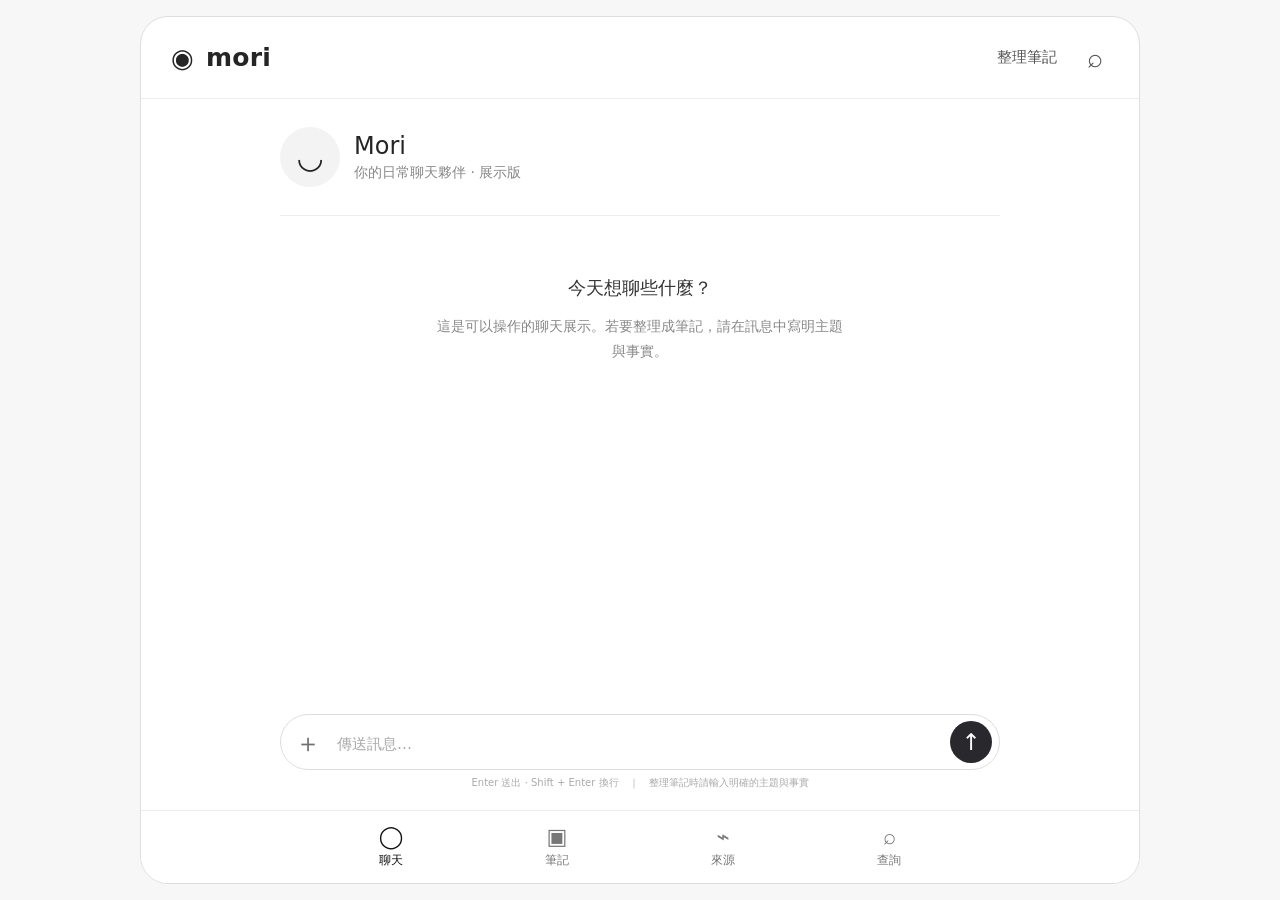
<file: docs/index.html>
<!doctype html>
<html lang="zh-Hant">
<head>
  <meta charset="utf-8">
  <meta name="viewport" content="width=device-width,initial-scale=1">
  <title>Mori｜對話記憶與主題筆記</title>
  <link rel="stylesheet" href="./style.css">
  <link rel="stylesheet" href="./chat.css">
</head>
<body>
  <div class="shell">
    <header class="topbar">
      <a class="brand" href="#chat" aria-label="Mori 聊天首頁"><span class="brand-icon" aria-hidden="true">◉</span><span>mori</span></a>
      <div class="top-actions"><button id="organize" type="button" class="top-action" title="整理筆記">整理筆記</button><a href="#search" class="top-action" aria-label="查詢記憶" title="查詢記憶">⌕</a></div>
    </header>
    <main class="main">
      <p id="status" role="status" aria-live="polite"></p>
      <section id="page-chat" class="page chat-page" aria-label="聊天">
        <div class="chat-profile"><div class="profile-avatar" aria-hidden="true">◡</div><div><h1>Mori</h1><p>你的日常聊天夥伴 · 展示版</p></div></div>
        <div id="messages" class="conversation" role="log" aria-label="對話內容" aria-live="polite"></div>
        <div class="composer"><form id="chat-form"><div class="input-row"><button id="example" class="plus-button" type="button" aria-label="填入範例訊息" title="填入範例訊息">＋</button><label class="sr-only" for="chat-text">傳送訊息</label><textarea id="chat-text" rows="1" required placeholder="傳送訊息…"></textarea><button type="submit" class="send-button" aria-label="送出訊息">↑</button></div></form><p class="chat-hint">Enter 送出 · Shift + Enter 換行　｜　整理筆記時請輸入明確的主題與事實</p></div>
      </section>
      <section id="page-notes" class="page content-page" hidden>
        <header class="page-head"><div class="eyebrow">NOTES</div><h1>主題筆記</h1><p>每段對話留下的事實，都可以整理到這裡。</p></header><div id="notes" class="stack"></div>
      </section>
      <section id="page-sources" class="page content-page" hidden>
        <header class="page-head"><div class="eyebrow">SOURCES</div><h1>來源與修正</h1><p>選一句筆記，查看原話並確認修改範圍。</p></header>
        <div class="detail-grid"><div><div class="section-title">選擇句子</div><div id="claim-list" class="claim-list"></div></div><div><div class="section-title">句子詳情</div><div id="selected" class="selected">請先選擇一個筆記句子。</div><div id="sources"></div><form id="revision-form" hidden><label for="new-value">新的內容</label><input id="new-value" required><label for="kind">修正類型</label><select id="kind"><option value="correction">原本記錯</option><option value="change">後來改變</option></select><label for="effective-from">生效日期（後來改變必填）</label><input id="effective-from" type="date"><label for="reason">修正說明</label><input id="reason" required><button class="button-dark" type="submit">預覽修正</button></form><div id="preview"></div></div></div>
      </section>
      <section id="page-search" class="page content-page" hidden>
        <header class="page-head"><div class="eyebrow">SEARCH</div><h1>查詢記憶</h1><p>搜尋目前記憶，或指定日期回看當時的內容。</p></header><form id="search-form" class="search-form"><label for="search-text">關鍵字</label><input id="search-text" required placeholder="例如：看展"><label for="as-of">查詢當時日期（選填）</label><input id="as-of" type="date"><button class="button-dark" type="submit">搜尋</button></form><div id="results" class="stack"></div><div class="demo-info">GitHub Pages 展示版。資料只儲存在此瀏覽器，沒有連接 Python 後端或 AI 模型。<button id="reset" type="button" class="button-link">清除本機展示資料</button></div>
      </section>
    </main>
    <nav class="bottom-nav" aria-label="主要頁面">
      <a href="#chat" data-page="chat"><span class="nav-icon" aria-hidden="true">◯</span><span>聊天</span></a>
      <a href="#notes" data-page="notes"><span class="nav-icon" aria-hidden="true">▣</span><span>筆記</span></a>
      <a href="#sources" data-page="sources"><span class="nav-icon" aria-hidden="true">⌁</span><span>來源</span></a>
      <a href="#search" data-page="search"><span class="nav-icon" aria-hidden="true">⌕</span><span>查詢</span></a>
    </nav>
  </div>
  <script type="module" src="./app.js"></script>
</body>
</html>
</file>
<file: docs/style.css>
:root{font-family:Inter,"Noto Sans TC",system-ui,sans-serif;color:#252525;background:#f7f7f7;font-synthesis:none}*{box-sizing:border-box}body{margin:0}button,input,textarea,select{font:inherit}button{cursor:pointer}a{color:inherit;text-decoration:none}[hidden]{display:none!important}::selection{background:#dcdcdc}button:focus-visible,a:focus-visible,input:focus-visible,textarea:focus-visible,select:focus-visible{outline:2px solid #555;outline-offset:3px}
.shell{width:min(100%,1000px);height:calc(100dvh - 32px);min-height:580px;margin:16px auto;display:flex;flex-direction:column;border:1px solid #dedede;border-radius:28px;background:#fff;overflow:hidden}.topbar{height:82px;flex-shrink:0;display:flex;align-items:center;justify-content:space-between;padding:0 30px;border-bottom:1px solid #ededed}.brand{display:inline-flex;align-items:center;gap:12px;font-size:25px;font-weight:600;letter-spacing:.01em}.brand-icon{font-size:26px;font-weight:400}.top-actions{display:flex;align-items:center;gap:18px}.top-action{border:0;background:none;color:#555;padding:6px;font-size:15px}.top-action:hover{color:#111;text-decoration:underline;text-underline-offset:4px}.top-actions a{font-size:27px;line-height:1}
.main{flex:1;min-height:0;display:flex;flex-direction:column;overflow:hidden}.page{flex:1;min-height:0}.content-page{overflow-y:auto;padding:38px clamp(26px,8vw,95px) 52px}.page-head{border-bottom:1px solid #e6e6e6;padding:0 0 25px;margin-bottom:28px}.eyebrow{font-size:11px;color:#888;letter-spacing:.18em;margin-bottom:12px}.page-head h1{font-size:30px;font-weight:500;margin:0 0 10px}.page-head p{font-size:14px;color:#777;line-height:1.6;margin:0}.stack{display:grid;gap:16px}.empty{color:#999;line-height:1.7;font-size:14px}
.bottom-nav{flex-shrink:0;height:73px;border-top:1px solid #ececec;display:flex;align-items:stretch;justify-content:center;gap:clamp(16px,6vw,76px);background:#fff}.bottom-nav a{min-width:90px;display:flex;flex-direction:column;align-items:center;justify-content:center;gap:2px;color:#777;font-size:12px}.bottom-nav a[aria-current=page]{color:#111;font-weight:600}.bottom-nav a:hover{color:#111}.nav-icon{font-size:22px;font-weight:400;line-height:1.1}
.note{border:1px solid #e6e6e6;border-radius:16px;padding:22px}.note-head{display:flex;justify-content:space-between;align-items:center;padding-bottom:14px;border-bottom:1px solid #eee}.note h2{font-size:19px;font-weight:500;margin:0}.note-index{font-size:12px;color:#999}.claim{display:block;width:100%;border:0;border-bottom:1px solid #eee;background:#fff;text-align:left;padding:15px 0;font-size:15px;color:#333}.claim:last-child{border-bottom:0}.claim:hover{text-decoration:underline;text-underline-offset:4px}
.detail-grid{display:grid;grid-template-columns:1fr 1.1fr;gap:36px}.section-title{font-size:12px;color:#777;padding-bottom:11px;border-bottom:1px solid #333;margin-bottom:10px}.claim-choice{display:block;width:100%;border:0;border-bottom:1px solid #eee;background:#fff;text-align:left;padding:14px 7px;line-height:1.5}.claim-choice:hover,.claim-choice.active{background:#f6f6f6}.claim-choice small{display:block;color:#999;margin-bottom:4px}.selected{font-size:18px;line-height:1.6;margin:10px 0 16px}.source{border-left:2px solid #ccc;padding:7px 0 7px 14px;color:#666;line-height:1.6;font-size:14px;margin:10px 0 22px}
.search-form{max-width:560px;padding-bottom:20px}.search-form label,#revision-form label{display:block;margin:15px 0 8px;color:#666;font-size:13px}.search-form input,#revision-form input,#revision-form select{width:100%;padding:12px;border:1px solid #d8d8d8;border-radius:9px;background:#fff}.button-dark{border:0;background:#29292d;color:#fff;border-radius:11px;padding:11px 18px;margin-top:19px}.button-dark:hover{background:#46464a}.button-outline{border:1px solid #aaa;background:#fff;color:#333;border-radius:11px;padding:10px 18px;margin:19px 0 0 10px}.result{border-bottom:1px solid #e7e7e7;padding:14px 0}.result small{display:block;color:#999;margin-bottom:5px}.preview{border:1px solid #ddd;border-radius:15px;padding:18px;margin-top:22px}.preview h3{font-weight:500;margin:0 0 10px}.demo-info{margin-top:34px;border-top:1px solid #eee;padding-top:20px;color:#999;font-size:12px;line-height:1.8}.button-link{border:0;background:none;color:#555;text-decoration:underline;text-underline-offset:3px;padding:0;margin-left:10px;font-size:12px}#status:empty{display:none}#status{margin:0;padding:11px 24px;border-bottom:1px solid #e4e4e4;font-size:13px;color:#444;background:#fafafa}#status.error{color:#922}
@media(max-width:680px){.shell{height:100dvh;min-height:0;margin:0;border:0;border-radius:0}.topbar{height:65px;padding:0 17px}.brand{font-size:21px}.top-actions{gap:9px}.top-action{font-size:12px}.top-actions a{font-size:23px}.bottom-nav{height:66px;gap:0;justify-content:space-around}.bottom-nav a{min-width:60px;font-size:11px}.nav-icon{font-size:20px}.content-page{padding:26px 20px 42px}.detail-grid{grid-template-columns:1fr;gap:25px}.page-head h1{font-size:26px}}
</file>
<file: docs/chat.css>
.sr-only{position:absolute;width:1px;height:1px;padding:0;margin:-1px;overflow:hidden;clip:rect(0,0,0,0);white-space:nowrap;border:0}
.chat-page{display:flex;flex-direction:column}.chat-profile{display:flex;align-items:center;gap:14px;max-width:720px;width:calc(100% - 60px);margin:0 auto;padding:28px 0;border-bottom:1px solid #ededed;flex-shrink:0}.profile-avatar,.message-avatar{display:grid;place-items:center;border-radius:50%;background:#f3f3f3;flex-shrink:0}.profile-avatar{width:60px;height:60px;font-size:31px}.chat-profile h1{font-size:24px;font-weight:500;margin:0 0 4px}.chat-profile p{font-size:14px;color:#888;margin:0}
.conversation{flex:1;min-height:0;overflow-y:auto;overscroll-behavior:contain;padding:18px max(30px,calc((100% - 720px)/2)) 24px}.chat-intro{text-align:center;color:#888;max-width:410px;margin:42px auto}.chat-intro strong{display:block;color:#333;font-size:18px;font-weight:500;margin-bottom:12px}.chat-intro p{font-size:14px;line-height:1.8}.day-divider{text-align:center;color:#888;font-size:13px;margin:17px 0 29px}
.message-row{display:flex;align-items:flex-start;gap:16px;margin:0 0 29px}.message-row.user{justify-content:flex-end}.message-avatar{width:42px;height:42px;font-size:23px}.message-row.user .message-avatar{display:none}.message-content{max-width:82%;display:flex;flex-direction:column;align-items:flex-start}.message-row.user .message-content{align-items:flex-end}.message-bubble{padding:8px 0;font-size:16px;line-height:1.65;white-space:pre-wrap;overflow-wrap:anywhere}.message-row.user .message-bubble{background:#29292d;color:#fff;border-radius:22px 22px 5px 22px;padding:12px 18px}.message-time{color:#aaa;font-size:10px;padding-top:4px}.message-row.assistant .message-time{display:none}
.composer{flex-shrink:0;max-width:720px;width:calc(100% - 60px);margin:0 auto;padding:9px 0 20px}.composer form{margin:0}.input-row{display:flex;align-items:flex-end;gap:5px;border:1px solid #dedede;border-radius:28px;padding:6px 7px;min-height:56px}.input-row:focus-within{border-color:#999}.plus-button{border:0;background:none;color:#707070;width:40px;height:40px;border-radius:50%;font-size:26px;font-weight:300;line-height:1;flex-shrink:0}.plus-button:hover{background:#f4f4f4}.composer textarea{width:100%;min-height:30px;max-height:130px;border:0;background:transparent;resize:none;outline:none;padding:8px 4px;line-height:1.5;font-size:15px;overflow-y:auto}.composer textarea::placeholder{color:#aaa}.send-button{display:grid;place-items:center;border:0;background:#29292d;color:#fff;width:42px;height:42px;border-radius:50%;font-size:23px;flex-shrink:0}.send-button:hover{background:#444}.send-button:disabled{opacity:.5}.chat-hint{color:#aaa;text-align:center;font-size:10px;line-height:1.4;margin:6px 0 0}
@media(max-width:680px){.chat-profile{width:calc(100% - 34px);padding:19px 0}.profile-avatar{width:48px;height:48px;font-size:25px}.chat-profile h1{font-size:21px}.chat-profile p{font-size:12px}.conversation{padding:12px 17px 18px}.message-row{gap:10px;margin-bottom:20px}.message-avatar{width:33px;height:33px;font-size:18px}.message-bubble{font-size:15px}.message-content{max-width:84%}.composer{width:calc(100% - 26px);padding:7px 0 11px}.chat-hint{font-size:9px}}
</file>
